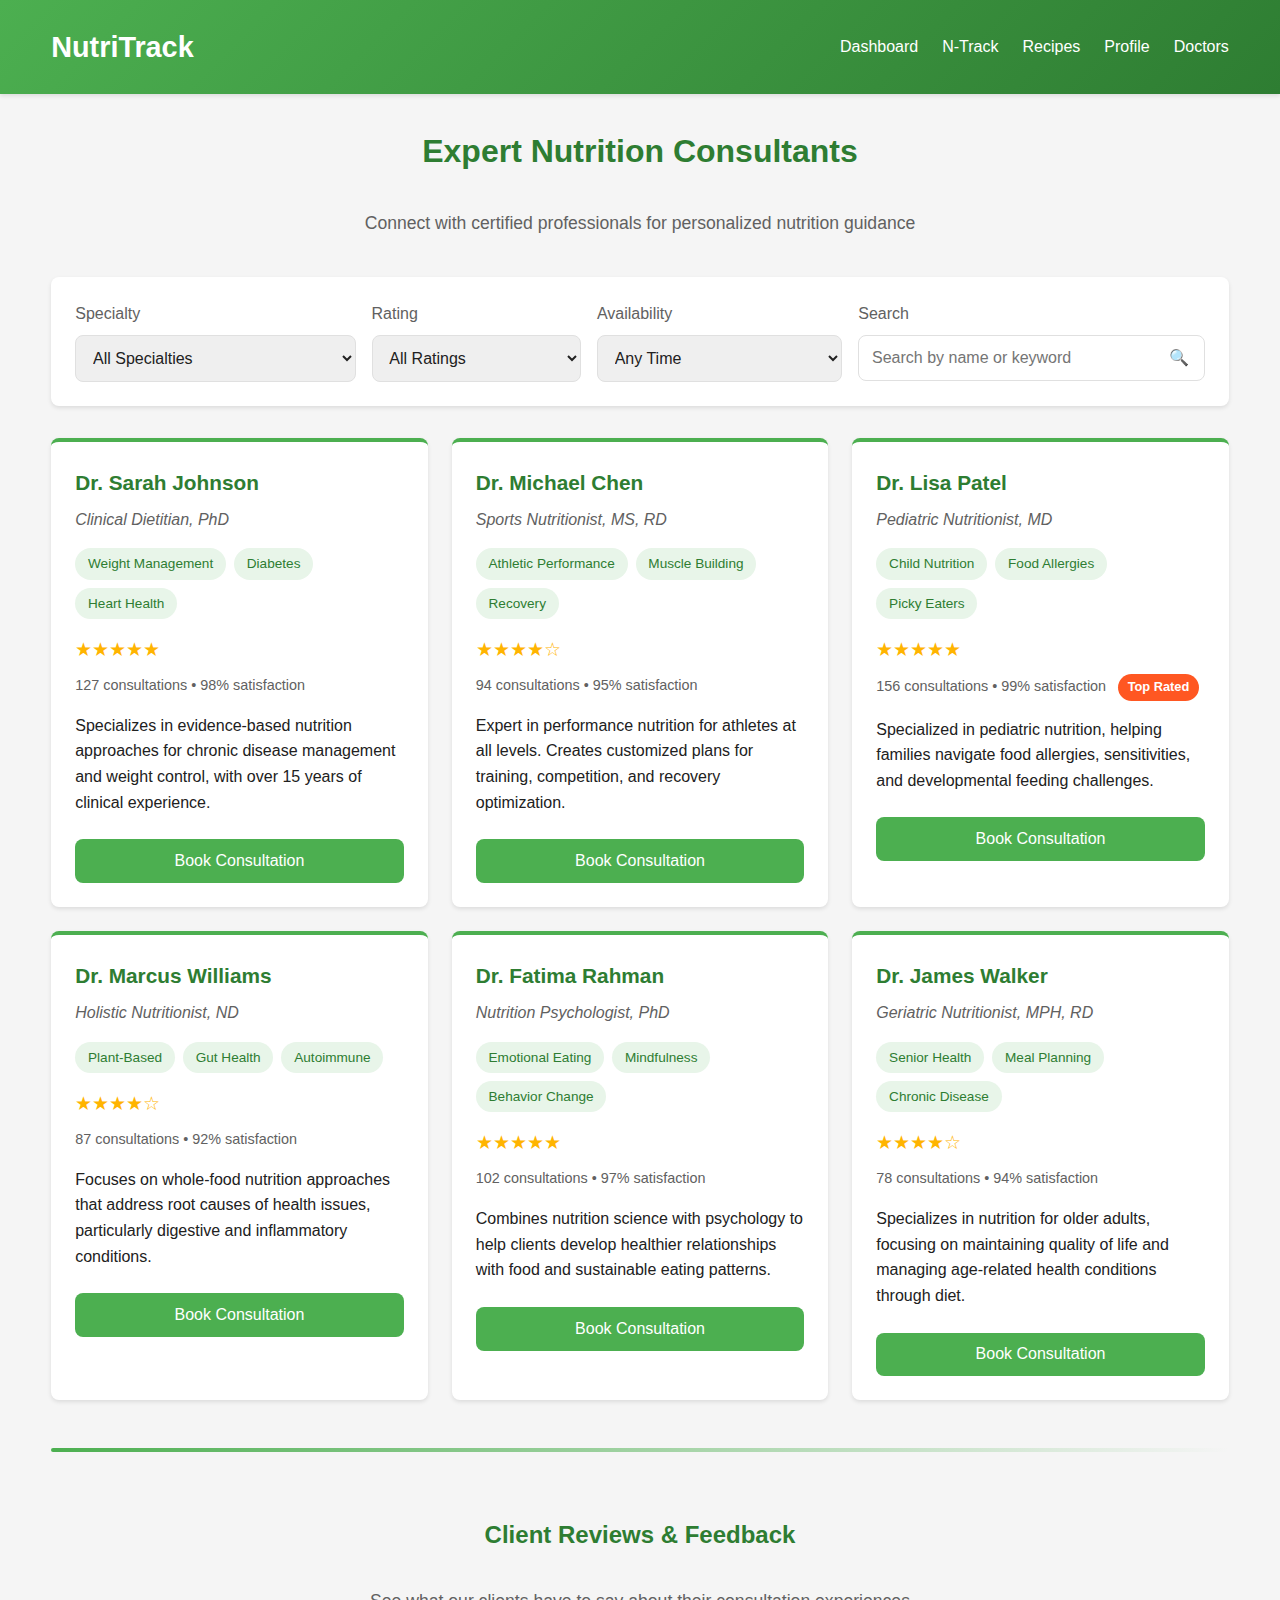
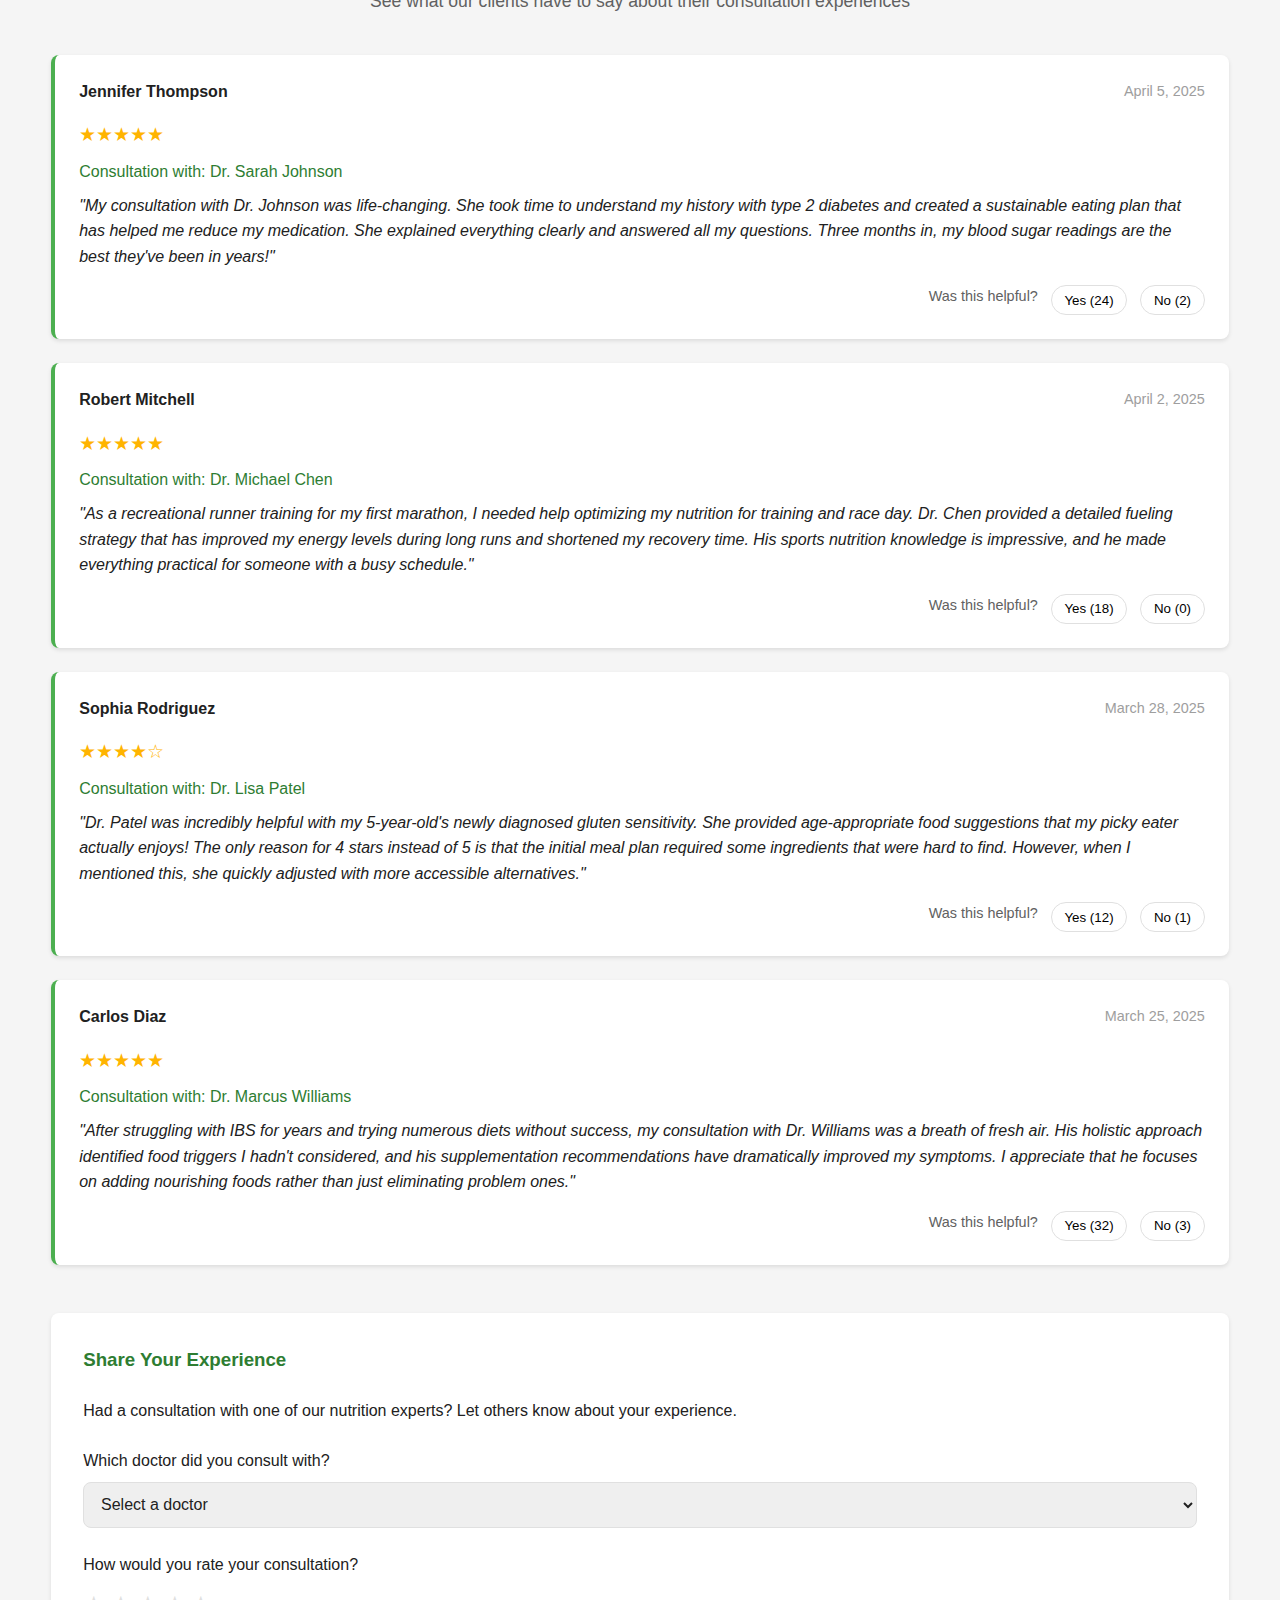
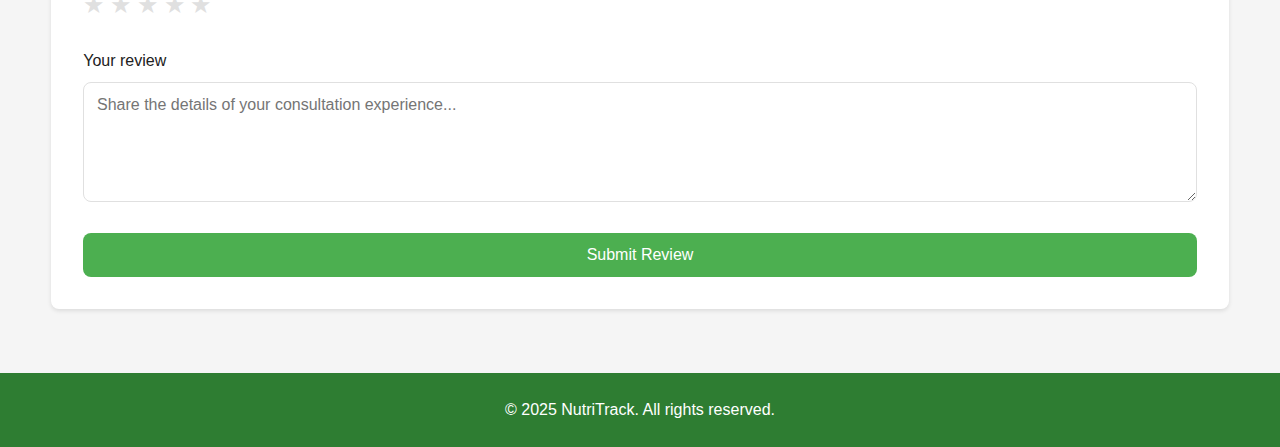
<file: src/doctor.html>
<!DOCTYPE html>
<html lang="en">
<head>
  <meta charset="UTF-8">
  <meta name="viewport" content="width=device-width, initial-scale=1.0">
  <title>NutriTrack - Expert Doctors & Reviews</title>
  <style>
    :root {
      --primary-color: #4CAF50;
      --primary-light: #e8f5e9;
      --primary-dark: #2E7D32;
      --accent-color: #FF5722;
      --light-gray: #f5f5f5;
      --medium-gray: #e0e0e0;
      --text-dark: #212121;
      --text-medium: #616161;
      --text-light: #9e9e9e;
      --white: #ffffff;
      --shadow: 0 2px 4px rgba(0,0,0,0.1);
      --border-radius: 8px;
    }
    
    * {
      margin: 0;
      padding: 0;
      box-sizing: border-box;
      font-family: 'Segoe UI', Tahoma, Geneva, Verdana, sans-serif;
    }
    
    body {
      background-color: var(--light-gray);
      color: var(--text-dark);
      line-height: 1.6;
    }
    
    .container {
      width: 92%;
      max-width: 1200px;
      margin: 0 auto;
    }
    
    header {
      background: linear-gradient(135deg, var(--primary-color), var(--primary-dark));
      color: var(--white);
      padding: 1.5rem 0;
      margin-bottom: 2rem;
      box-shadow: var(--shadow);
    }
    
    .header-content {
      display: flex;
      justify-content: space-between;
      align-items: center;
    }
    
    .logo {
      font-size: 1.8rem;
      font-weight: bold;
    }
    
    .header-right {
      display: flex;
      align-items: center;
    }
    
    .nav-link {
      color: var(--white);
      text-decoration: none;
      margin-left: 1.5rem;
      font-weight: 500;
      transition: opacity 0.2s;
    }
    
    .nav-link:hover {
      opacity: 0.9;
    }
    
    .main-heading {
      text-align: center;
      margin-bottom: 2rem;
      color: var(--primary-dark);
    }
    
    .subheading {
      text-align: center;
      color: var(--text-medium);
      margin-bottom: 2.5rem;
      font-size: 1.1rem;
    }
    
    .filters {
      background-color: var(--white);
      padding: 1.5rem;
      border-radius: var(--border-radius);
      box-shadow: var(--shadow);
      margin-bottom: 2rem;
    }
    
    .filters-row {
      display: flex;
      flex-wrap: wrap;
      justify-content: space-between;
      gap: 1rem;
    }
    
    .filter-group {
      flex-grow: 1;
      min-width: 180px;
    }
    
    .filter-label {
      display: block;
      margin-bottom: 0.5rem;
      font-weight: 500;
      color: var(--text-medium);
    }
    
    select, input {
      width: 100%;
      padding: 0.8rem;
      border: 1px solid var(--medium-gray);
      border-radius: var(--border-radius);
      font-size: 1rem;
      color: var(--text-dark);
    }
    
    .search-input {
      position: relative;
    }
    
    .search-input input {
      padding-right: 2.5rem;
    }
    
    .search-icon {
      position: absolute;
      right: 1rem;
      top: 50%;
      transform: translateY(-50%);
      color: var(--text-light);
    }
    
    .doctors-grid {
      display: grid;
      grid-template-columns: repeat(auto-fill, minmax(300px, 1fr));
      gap: 1.5rem;
      margin-bottom: 3rem;
    }
    
    .doctor-card {
      background: var(--white);
      border-radius: var(--border-radius);
      padding: 1.5rem;
      box-shadow: var(--shadow);
      border-top: 4px solid var(--primary-color);
      transition: transform 0.3s, box-shadow 0.3s;
    }
    
    .doctor-card:hover {
      transform: translateY(-5px);
      box-shadow: 0 5px 15px rgba(0,0,0,0.1);
    }
    
    .doctor-name {
      color: var(--primary-dark);
      font-size: 1.3rem;
      margin-bottom: 0.5rem;
    }
    
    .doctor-specialty {
      color: var(--text-medium);
      font-style: italic;
      margin-bottom: 1rem;
    }
    
    .doctor-tags {
      display: flex;
      flex-wrap: wrap;
      gap: 0.5rem;
      margin-bottom: 1rem;
    }
    
    .tag {
      background-color: var(--primary-light);
      color: var(--primary-dark);
      padding: 0.3rem 0.8rem;
      border-radius: 20px;
      font-size: 0.85rem;
      font-weight: 500;
    }
    
    .rating {
      color: #FFB400;
      font-size: 1.2rem;
      margin-bottom: 0.5rem;
    }
    
    .stats {
      color: var(--text-medium);
      font-size: 0.9rem;
      margin-bottom: 1rem;
    }
    
    .doctor-bio {
      margin-bottom: 1.5rem;
      color: var(--text-dark);
    }
    
    .btn {
      display: block;
      width: 100%;
      background: var(--primary-color);
      color: var(--white);
      border: none;
      padding: 0.8rem;
      border-radius: var(--border-radius);
      font-size: 1rem;
      font-weight: 500;
      cursor: pointer;
      text-align: center;
      text-decoration: none;
      transition: background 0.3s;
    }
    
    .btn:hover {
      background: var(--primary-dark);
    }
    
    .btn-outline {
      background: transparent;
      color: var(--primary-color);
      border: 2px solid var(--primary-color);
    }
    
    .btn-outline:hover {
      background: var(--primary-light);
      color: var(--primary-dark);
    }
    
    .reviews-section {
      margin-top: 4rem;
    }
    
    .review-card {
      background: var(--white);
      border-radius: var(--border-radius);
      padding: 1.5rem;
      box-shadow: var(--shadow);
      margin-bottom: 1.5rem;
      border-left: 4px solid var(--primary-color);
    }
    
    .review-header {
      display: flex;
      justify-content: space-between;
      align-items: center;
      margin-bottom: 1rem;
    }
    
    .review-author {
      font-weight: 600;
      color: var(--text-dark);
    }
    
    .review-date {
      color: var(--text-light);
      font-size: 0.9rem;
    }
    
    .review-doctor {
      color: var(--primary-dark);
      margin-bottom: 0.5rem;
      font-weight: 500;
    }
    
    .review-text {
      color: var(--text-dark);
      margin-bottom: 1rem;
      font-style: italic;
    }
    
    .review-actions {
      display: flex;
      justify-content: flex-end;
      color: var(--text-medium);
      font-size: 0.9rem;
    }
    
    .action-btn {
      background: transparent;
      border: 1px solid var(--medium-gray);
      padding: 0.4rem 0.8rem;
      border-radius: 20px;
      margin-left: 0.8rem;
      cursor: pointer;
      transition: background 0.2s;
    }
    
    .action-btn:hover {
      background: var(--light-gray);
    }
    
    .pagination {
      display: flex;
      justify-content: center;
      margin: 2rem 0;
    }
    
    .page-link {
      display: inline-flex;
      align-items: center;
      justify-content: center;
      min-width: 40px;
      height: 40px;
      margin: 0 0.3rem;
      border-radius: var(--border-radius);
      border: 1px solid var(--medium-gray);
      color: var(--text-dark);
      text-decoration: none;
      transition: all 0.3s;
    }
    
    .page-link.active {
      background: var(--primary-color);
      color: var(--white);
      border-color: var(--primary-color);
    }
    
    .page-link:hover:not(.active) {
      background: var(--light-gray);
    }
    
    .review-form {
      background: var(--white);
      border-radius: var(--border-radius);
      padding: 2rem;
      box-shadow: var(--shadow);
      margin-top: 3rem;
    }
    
    .form-heading {
      margin-bottom: 1.5rem;
      color: var(--primary-dark);
    }
    
    .form-row {
      margin-bottom: 1.5rem;
    }
    
    .form-label {
      display: block;
      margin-bottom: 0.5rem;
      font-weight: 500;
      color: var(--text-dark);
    }
    
    textarea {
      width: 100%;
      padding: 0.8rem;
      border: 1px solid var(--medium-gray);
      border-radius: var(--border-radius);
      font-size: 1rem;
      min-height: 120px;
      resize: vertical;
    }
    
    .star-input {
      display: flex;
      gap: 0.3rem;
      margin-bottom: 1rem;
    }
    
    .star-input label {
      color: var(--medium-gray);
      font-size: 1.5rem;
      cursor: pointer;
      transition: color 0.2s;
    }
    
    .star-input input {
      display: none;
    }
    
    .star-input label:hover,
    .star-input label:hover ~ label,
    .star-input input:checked ~ label {
      color: #FFB400;
    }
    
    footer {
      background: var(--primary-dark);
      color: var(--white);
      padding: 1.5rem 0;
      text-align: center;
      margin-top: 4rem;
    }
    
    .badge {
      display: inline-block;
      background: var(--accent-color);
      color: white;
      font-size: 0.8rem;
      padding: 0.2rem 0.6rem;
      border-radius: 20px;
      margin-left: 0.5rem;
      font-weight: bold;
    }
    
    .section-divider {
      height: 4px;
      background: linear-gradient(90deg, var(--primary-color), transparent);
      margin: 3rem 0;
      border-radius: 2px;
    }
    
    @media (max-width: 768px) {
      .filters-row {
        flex-direction: column;
      }
      
      .doctors-grid {
        grid-template-columns: 1fr;
      }
      
      .header-right .nav-link:not(:last-child) {
        display: none;
      }
    }
  </style>
</head>
<body>
  <header>
    <div class="container">
      <div class="header-content">
        <div class="logo">NutriTrack</div>
        <div class="header-right">
          <a href="#" class="nav-link" onclick="window.location.href='dash.html'">Dashboard</a>
          <a href="#" class="nav-link" onclick="window.location.href='nutrition-track.html'">N-Track</a>
          <a href="#" class="nav-link" onclick="window.location.href='recipe.html'">Recipes</a>
          <a href="#" class="nav-link" onclick="window.location.href='user2.html'">Profile</a>
          <a href="#" class="nav-link" onclick="window.location.href='doctor.html'">Doctors</a>


        </div>
      </div>
    </div>
  </header>

  <main class="container">
    <h1 class="main-heading">Expert Nutrition Consultants</h1>
    <p class="subheading">Connect with certified professionals for personalized nutrition guidance</p>
    
    <div class="filters">
      <div class="filters-row">
        <div class="filter-group">
          <label class="filter-label">Specialty</label>
          <select>
            <option>All Specialties</option>
            <option>Weight Management</option>
            <option>Sports Nutrition</option>
            <option>Medical Nutrition</option>
            <option>Plant-Based Diets</option>
            <option>Pediatric Nutrition</option>
          </select>
        </div>
        <div class="filter-group">
          <label class="filter-label">Rating</label>
          <select>
            <option>All Ratings</option>
            <option>5 Stars</option>
            <option>4+ Stars</option>
            <option>3+ Stars</option>
          </select>
        </div>
        <div class="filter-group">
          <label class="filter-label">Availability</label>
          <select>
            <option>Any Time</option>
            <option>Today</option>
            <option>Next 3 Days</option>
            <option>This Week</option>
            <option>Weekends Only</option>
          </select>
        </div>
        <div class="filter-group">
          <label class="filter-label">Search</label>
          <div class="search-input">
            <input type="text" placeholder="Search by name or keyword">
            <span class="search-icon">🔍</span>
          </div>
        </div>
      </div>
    </div>
    
    <div class="doctors-grid">
      <div class="doctor-card">
        <h3 class="doctor-name">Dr. Sarah Johnson</h3>
        <p class="doctor-specialty">Clinical Dietitian, PhD</p>
        <div class="doctor-tags">
          <span class="tag">Weight Management</span>
          <span class="tag">Diabetes</span>
          <span class="tag">Heart Health</span>
        </div>
        <div class="rating">★★★★★</div>
        <p class="stats">127 consultations • 98% satisfaction</p>
        <p class="doctor-bio">Specializes in evidence-based nutrition approaches for chronic disease management and weight control, with over 15 years of clinical experience.</p>
        <button class="btn">Book Consultation</button>
      </div>
      
      <div class="doctor-card">
        <h3 class="doctor-name">Dr. Michael Chen</h3>
        <p class="doctor-specialty">Sports Nutritionist, MS, RD</p>
        <div class="doctor-tags">
          <span class="tag">Athletic Performance</span>
          <span class="tag">Muscle Building</span>
          <span class="tag">Recovery</span>
        </div>
        <div class="rating">★★★★☆</div>
        <p class="stats">94 consultations • 95% satisfaction</p>
        <p class="doctor-bio">Expert in performance nutrition for athletes at all levels. Creates customized plans for training, competition, and recovery optimization.</p>
        <button class="btn">Book Consultation</button>
      </div>
      
      <div class="doctor-card">
        <h3 class="doctor-name">Dr. Lisa Patel</h3>
        <p class="doctor-specialty">Pediatric Nutritionist, MD</p>
        <div class="doctor-tags">
          <span class="tag">Child Nutrition</span>
          <span class="tag">Food Allergies</span>
          <span class="tag">Picky Eaters</span>
        </div>
        <div class="rating">★★★★★</div>
        <p class="stats">156 consultations • 99% satisfaction <span class="badge">Top Rated</span></p>
        <p class="doctor-bio">Specialized in pediatric nutrition, helping families navigate food allergies, sensitivities, and developmental feeding challenges.</p>
        <button class="btn">Book Consultation</button>
      </div>
      
      <div class="doctor-card">
        <h3 class="doctor-name">Dr. Marcus Williams</h3>
        <p class="doctor-specialty">Holistic Nutritionist, ND</p>
        <div class="doctor-tags">
          <span class="tag">Plant-Based</span>
          <span class="tag">Gut Health</span>
          <span class="tag">Autoimmune</span>
        </div>
        <div class="rating">★★★★☆</div>
        <p class="stats">87 consultations • 92% satisfaction</p>
        <p class="doctor-bio">Focuses on whole-food nutrition approaches that address root causes of health issues, particularly digestive and inflammatory conditions.</p>
        <button class="btn">Book Consultation</button>
      </div>
      
      <div class="doctor-card">
        <h3 class="doctor-name">Dr. Fatima Rahman</h3>
        <p class="doctor-specialty">Nutrition Psychologist, PhD</p>
        <div class="doctor-tags">
          <span class="tag">Emotional Eating</span>
          <span class="tag">Mindfulness</span>
          <span class="tag">Behavior Change</span>
        </div>
        <div class="rating">★★★★★</div>
        <p class="stats">102 consultations • 97% satisfaction</p>
        <p class="doctor-bio">Combines nutrition science with psychology to help clients develop healthier relationships with food and sustainable eating patterns.</p>
        <button class="btn">Book Consultation</button>
      </div>
      
      <div class="doctor-card">
        <h3 class="doctor-name">Dr. James Walker</h3>
        <p class="doctor-specialty">Geriatric Nutritionist, MPH, RD</p>
        <div class="doctor-tags">
          <span class="tag">Senior Health</span>
          <span class="tag">Meal Planning</span>
          <span class="tag">Chronic Disease</span>
        </div>
        <div class="rating">★★★★☆</div>
        <p class="stats">78 consultations • 94% satisfaction</p>
        <p class="doctor-bio">Specializes in nutrition for older adults, focusing on maintaining quality of life and managing age-related health conditions through diet.</p>
        <button class="btn">Book Consultation</button>
      </div>
    </div>
    
    <div class="section-divider"></div>
    
    <div class="reviews-section">
      <h2 class="main-heading">Client Reviews & Feedback</h2>
      <p class="subheading">See what our clients have to say about their consultation experiences</p>
      
      <div class="review-card">
        <div class="review-header">
          <div class="review-author">Jennifer Thompson</div>
          <div class="review-date">April 5, 2025</div>
        </div>
        <div class="rating">★★★★★</div>
        <div class="review-doctor">Consultation with: Dr. Sarah Johnson</div>
        <p class="review-text">"My consultation with Dr. Johnson was life-changing. She took time to understand my history with type 2 diabetes and created a sustainable eating plan that has helped me reduce my medication. She explained everything clearly and answered all my questions. Three months in, my blood sugar readings are the best they've been in years!"</p>
        <div class="review-actions">
          Was this helpful?
          <button class="action-btn">Yes (24)</button>
          <button class="action-btn">No (2)</button>
        </div>
      </div>
      
      <div class="review-card">
        <div class="review-header">
          <div class="review-author">Robert Mitchell</div>
          <div class="review-date">April 2, 2025</div>
        </div>
        <div class="rating">★★★★★</div>
        <div class="review-doctor">Consultation with: Dr. Michael Chen</div>
        <p class="review-text">"As a recreational runner training for my first marathon, I needed help optimizing my nutrition for training and race day. Dr. Chen provided a detailed fueling strategy that has improved my energy levels during long runs and shortened my recovery time. His sports nutrition knowledge is impressive, and he made everything practical for someone with a busy schedule."</p>
        <div class="review-actions">
          Was this helpful?
          <button class="action-btn">Yes (18)</button>
          <button class="action-btn">No (0)</button>
        </div>
      </div>
      
      <div class="review-card">
        <div class="review-header">
          <div class="review-author">Sophia Rodriguez</div>
          <div class="review-date">March 28, 2025</div>
        </div>
        <div class="rating">★★★★☆</div>
        <div class="review-doctor">Consultation with: Dr. Lisa Patel</div>
        <p class="review-text">"Dr. Patel was incredibly helpful with my 5-year-old's newly diagnosed gluten sensitivity. She provided age-appropriate food suggestions that my picky eater actually enjoys! The only reason for 4 stars instead of 5 is that the initial meal plan required some ingredients that were hard to find. However, when I mentioned this, she quickly adjusted with more accessible alternatives."</p>
        <div class="review-actions">
          Was this helpful?
          <button class="action-btn">Yes (12)</button>
          <button class="action-btn">No (1)</button>
        </div>
      </div>
      
      <div class="review-card">
        <div class="review-header">
          <div class="review-author">Carlos Diaz</div>
          <div class="review-date">March 25, 2025</div>
        </div>
        <div class="rating">★★★★★</div>
        <div class="review-doctor">Consultation with: Dr. Marcus Williams</div>
        <p class="review-text">"After struggling with IBS for years and trying numerous diets without success, my consultation with Dr. Williams was a breath of fresh air. His holistic approach identified food triggers I hadn't considered, and his supplementation recommendations have dramatically improved my symptoms. I appreciate that he focuses on adding nourishing foods rather than just eliminating problem ones."</p>
        <div class="review-actions">
          Was this helpful?
          <button class="action-btn">Yes (32)</button>
          <button class="action-btn">No (3)</button>
        </div>
      </div>
    </div>
    
    <div class="review-form">
      <h3 class="form-heading">Share Your Experience</h3>
      <p style="margin-bottom: 1.5rem;">Had a consultation with one of our nutrition experts? Let others know about your experience.</p>
      
      <form>
        <div class="form-row">
          <label class="form-label">Which doctor did you consult with?</label>
          <select>
            <option>Select a doctor</option>
            <option>Dr. Sarah Johnson</option>
            <option>Dr. Michael Chen</option>
            <option>Dr. Lisa Patel</option>
            <option>Dr. Marcus Williams</option>
            <option>Dr. Fatima Rahman</option>
            <option>Dr. James Walker</option>
          </select>
        </div>
        
        <div class="form-row">
          <label class="form-label">How would you rate your consultation?</label>
          <div class="star-input">
            <input type="radio" id="star5" name="rating" value="5">
            <label for="star5">★</label>
            <input type="radio" id="star4" name="rating" value="4">
            <label for="star4">★</label>
            <input type="radio" id="star3" name="rating" value="3">
            <label for="star3">★</label>
            <input type="radio" id="star2" name="rating" value="2">
            <label for="star2">★</label>
            <input type="radio" id="star1" name="rating" value="1">
            <label for="star1">★</label>
          </div>
        </div>
        
        <div class="form-row">
          <label class="form-label">Your review</label>
          <textarea placeholder="Share the details of your consultation experience..."></textarea>
        </div>
        
        <button type="button" class="btn">Submit Review</button>
      </form>
    </div>
  </main>

  <footer>
    <div class="container">
      <p>© 2025 NutriTrack. All rights reserved.</p>
    </div>
  </footer>

  <script>
    // Simple interactive elements
    document.addEventListener('DOMContentLoaded', function() {
      // Star rating interaction
      const starLabels = document.querySelectorAll('.star-input label');
      starLabels.forEach(star => {
        star.addEventListener('click', function() {
          // Reset all stars
          starLabels.forEach(s => s.style.color = '#e0e0e0');
          
          // Set clicked star and all previous stars to gold
          this.style.color = '#FFB400';
          let prevSibling = this.previousElementSibling;
          
          while(prevSibling) {
            if(prevSibling.tagName === 'LABEL') {
              prevSibling.style.color = '#FFB400';
            }
            prevSibling = prevSibling.previousElementSibling;
          }
        });
      });
      
      // Helpful buttons interaction
      const helpfulBtns = document.querySelectorAll('.action-btn');
      helpfulBtns.forEach(btn => {
        btn.addEventListener('click', function() {
          // Extract current count from button text
          const currentText = this.textContent;
          const count = parseInt(currentText.match(/\d+/)[0]);
          
          // Update count
          this.textContent = currentText.replace(/\d+/, count + 1);
          
          // Disable both buttons in this review
          const actionDiv = this.parentElement;
          actionDiv.querySelectorAll('button').forEach(button => {
            button.disabled = true;
            button.style.opacity = '0.6';
          });
          
          // Add feedback message
          const thankYou = document.createElement('span');
          thankYou.textContent = ' Thank you for your feedback!';
          thankYou.style.color = '#4CAF50';
          thankYou.style.marginLeft = '10px';
          actionDiv.appendChild(thankYou);
        });
      });
    });
  </script>
</body>
</html>
</file>
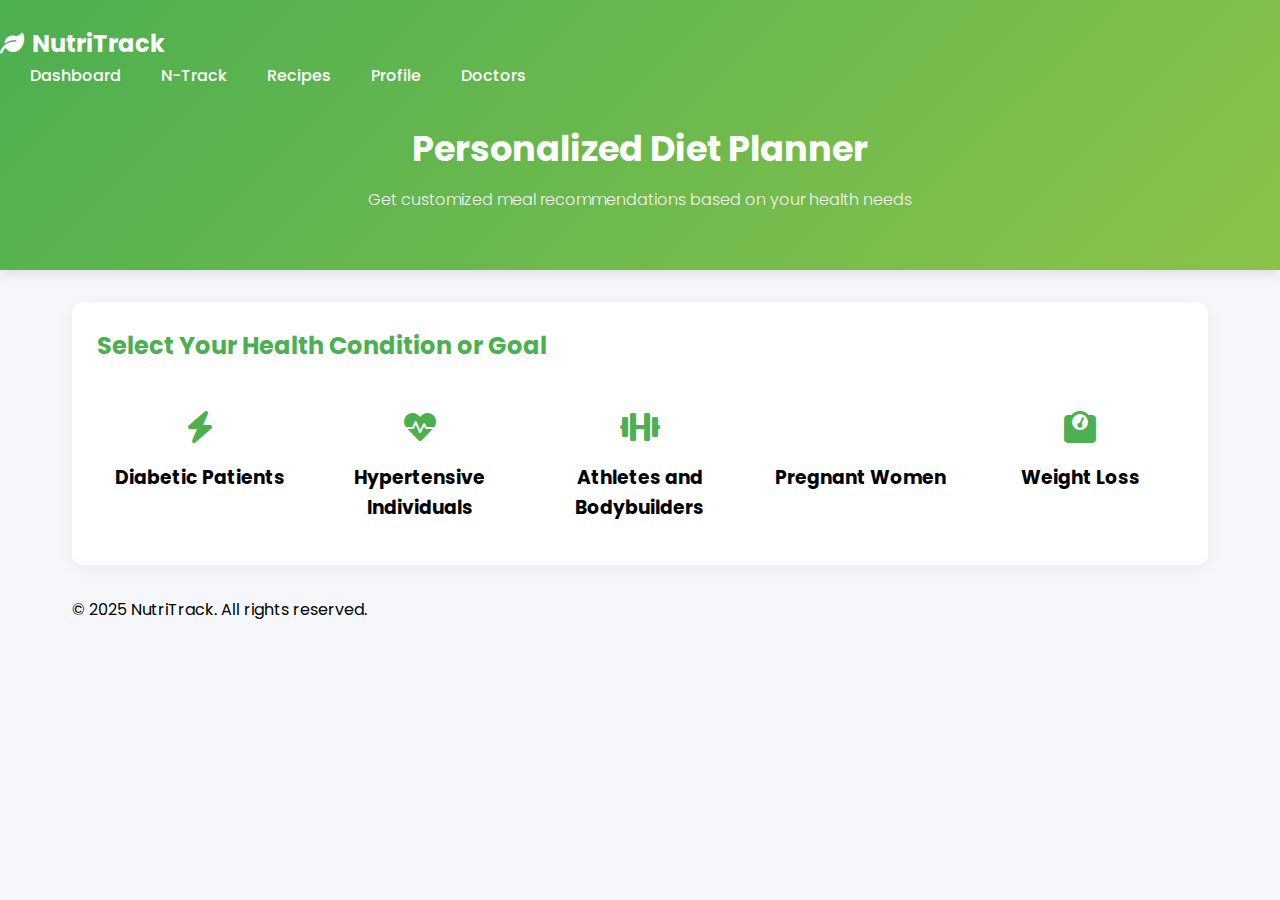
<file: src/recipe.html>
<!DOCTYPE html>
<html lang="en">
<head>
    <meta charset="UTF-8">
    <meta name="viewport" content="width=device-width, initial-scale=1.0">
    <title>Personalized Diet Planner</title>
    <link href="https://fonts.googleapis.com/css2?family=Poppins:wght@300;400;600;700&display=swap" rel="stylesheet">
    <link rel="stylesheet" href="https://cdnjs.cloudflare.com/ajax/libs/font-awesome/6.0.0-beta3/css/all.min.css">
    <style>
        :root {
  --primary: #4caf50;
  --primary-dark: #388e3c;
  --primary-light: #a5d6a7;
  --accent: #ff9800;
  --text-dark: #263238;
  --text-light: #607d8b;
  --white: #ffffff;
  --gray-light: #f5f5f5;
  --error: #f44336;
  --success: #4caf50;
  --shadow: 0 4px 20px rgba(110, 63, 63, 0.1);
}

        * {
            box-sizing: border-box;
            margin: 0;
            padding: 0;
        }
        
        body {
            font-family: 'Poppins', sans-serif;
            background-color: #f5f7fa;
            color: var(--dark);
            line-height: 1.6;
        }
        
        .logo {
            display: flex;
            align-items: center;
            gap: 0.5rem;
            font-weight: bold;
            font-size: 1.5rem;
        }
        nav ul {
  
            display: flex;
            list-style: none;
        }

        nav ul li {
            margin-left: 20px;
        }

        nav ul li a {
            color: white;
            text-decoration: none;
            font-weight: 500;
            padding: 5px 10px;
            border-radius: 4px;
            transition: background-color 0.3s;
        }

        nav ul li a:hover {
            background-color: var(--secondary);
        }
        
        .container {
            max-width: 1200px;
            margin: 2rem auto;
            padding: 0 2rem;
        }
        
        header {
            background: linear-gradient(135deg, var(--primary), #8BC34A);
            color: white;
            padding: 25px 0;
            text-align: center;
            box-shadow: 0 4px 12px rgba(0,0,0,0.1);
            margin-bottom: 30px;
        }
        
        h1 {
            font-size: 2.2rem;
            margin-bottom: 10px;
        }
        
        .subtitle {
            font-weight: 300;
            opacity: 0.9;
        }
        
        .selection-panel {
            background: white;
            border-radius: 10px;
            padding: 25px;
            box-shadow: 0 4px 15px rgba(0,0,0,0.05);
            margin-bottom: 30px;
        }
        
        h2 {
            color: var(--primary);
            margin-bottom: 20px;
            font-size: 1.5rem;
        }
        
        .condition-grid {
            display: grid;
            grid-template-columns: repeat(auto-fill, minmax(200px, 1fr));
            gap: 15px;
        }
        
        .condition-card {
            background: var(--light);
            border-radius: 8px;
            padding: 15px;
            cursor: pointer;
            transition: all 0.3s ease;
            border: 2px solid transparent;
            text-align: center;
        }
        
        .condition-card:hover {
            transform: translateY(-3px);
            box-shadow: 0 5px 15px rgba(0,0,0,0.1);
            border-color: var(--primary);
        }
        
        .condition-card.selected {
            background: #e8f5e9;
            border-color: var(--primary);
        }
        
        .condition-icon {
            font-size: 2rem;
            margin-bottom: 10px;
            color: var(--primary);
        }
        
        .diet-plan {
            background: white;
            border-radius: 10px;
            padding: 25px;
            box-shadow: 0 4px 15px rgba(0,0,0,0.05);
            display: none;
        }
        
        .plan-header {
            display: flex;
            justify-content: space-between;
            align-items: center;
            margin-bottom: 20px;
        }
        
        .day-selector {
            display: flex;
            gap: 10px;
            margin-bottom: 25px;
            overflow-x: auto;
            padding-bottom: 10px;
        }
        
        .day-btn {
            padding: 8px 15px;
            background: var(--light);
            border: none;
            border-radius: 20px;
            cursor: pointer;
            font-family: inherit;
            transition: all 0.3s ease;
            white-space: nowrap;
        }

        .day-btn.active {
            background: var(--primary);
            color: white;
        }
        
        .meal-section {
            margin-bottom: 30px;
        }
        
        .meal-title {
            display: flex;
            align-items: center;
            margin-bottom: 15px;
            color: var(--primary);
        }
        
        .meal-icon {
            margin-right: 10px;
            font-size: 1.3rem;
        }
        
        .food-grid {
            display: grid;
            grid-template-columns: repeat(auto-fill, minmax(150px, 1fr));
            gap: 15px;
        }
        
        .food-card {
            background: var(--light);
            border-radius: 8px;
            padding: 15px;
            text-align: center;
            transition: all 0.3s ease;
        }
        
        .food-card:hover {
            transform: translateY(-3px);
            box-shadow: 0 5px 15px rgba(0,0,0,0.1);
        }
        
        .food-icon {
            font-size: 2rem;
            margin-bottom: 10px;
            color: var(--accent);
        }
        
        .food-name {
            font-weight: 600;
            margin-bottom: 5px;
        }
        
        .food-desc {
            font-size: 0.8rem;
            color: var(--dark-gray);
        }
        
        .nutrition-tips {
            background: #e3f2fd;
            padding: 20px;
            border-radius: 8px;
            margin-top: 30px;
        }
        
        .tips-title {
            color: var(--secondary);
            margin-bottom: 10px;
        }
        
        .btn {
            padding: 10px 15px;
            background: var(--primary);
            color: white;
            border: none;
            border-radius: 5px;
            cursor: pointer;
            font-family: inherit;
            display: flex;
            align-items: center;
            gap: 5px;
        }
        
        .btn:hover {
            background: #3e8e41;
        }
        
        @media (max-width: 768px) {
            .condition-grid {
                grid-template-columns: repeat(auto-fill, minmax(150px, 1fr));
            }
            
            .food-grid {
                grid-template-columns: repeat(auto-fill, minmax(120px, 1fr));
            }
            
            .plan-header {
                flex-direction: column;
                align-items: flex-start;
                gap: 15px;
            }
        }
    </style>
</head>
<body>
    <header>
        <div class="logo">
            <div class="logo-icon">
                <i class="fas fa-leaf"></i>
            </div>
            <div class="logo-text">NutriTrack</div>
        </div>
        <nav>
            <ul>
                <li><a class="active" href="dash.html">Dashboard</a></li>
                <li><a href="nutrition-tracker.html" target="">N-Track</a></li>
                <li><a href="recipe.html">Recipes</a></li>
                <li><a href="user2.html">Profile</a></li>
                <li><a href="doctor.html">Doctors  </a></li>
                </ul>
        </nav>
        <div class="container">
            <h1>Personalized Diet Planner</h1>
            <p class="subtitle">Get customized meal recommendations based on your health needs</p>
        </div>
    </header>
    
    <main class="container">
        <section class="selection-panel" id="selectionPanel">
            <h2>Select Your Health Condition or Goal</h2>
            <div class="condition-grid" id="conditionGrid">
                <!-- Conditions will be added by JavaScript -->
            </div>
        </section>
        
        <section class="diet-plan" id="dietPlan">
            <div class="plan-header">
                <h2>Diet Plan for <span id="selectedCondition">Diabetic Patients</span></h2>
                <button id="backBtn" class="btn"><i class="fas fa-arrow-left"></i> Back to Selection</button>
            </div>
            
            <div class="day-selector" id="daySelector">
                <!-- Days will be added by JavaScript -->
            </div>
            
            <div id="dayPlan">
                <!-- Day plan will be loaded by JavaScript -->
            </div>
            
            <div class="nutrition-tips">
                <h3 class="tips-title">Nutrition Tips</h3>
                <div id="nutritionTips">
                    <!-- Tips will be loaded by JavaScript -->
                </div>
            </div>
        </section>
    </main>

    <footer>
        <div class="container">
          <p>© 2025 NutriTrack. All rights reserved.</p>
        </div>
      </footer>
      
    <script>
        // Diet plan data
        const dietPlans = {
            'diabetic': {
                name: 'Diabetic Patients',
                icon: 'fa-bolt',
                tips: [
                    'Focus on low glycemic index foods',
                    'Balance carbohydrates with protein and healthy fats',
                    'Eat smaller, more frequent meals',
                    'Limit added sugars and refined carbs',
                    'Monitor blood sugar levels regularly'
                ],
                days: {
                    'day1': {
                        breakfast: [
                            { name: 'Oatmeal', icon: 'fa-bowl-food', desc: 'With nuts and cinnamon' },
                            { name: 'Greek Yogurt', icon: 'fa-blender', desc: 'With berries' },
                            { name: 'Eggs', icon: 'fa-egg', desc: 'Scrambled with spinach' }
                        ],
                        lunch: [
                            { name: 'Grilled Chicken', icon: 'fa-drumstick-bite', desc: 'With quinoa' },
                            { name: 'Salad', icon: 'fa-leaf', desc: 'Mixed greens with olive oil' },
                            { name: 'Lentil Soup', icon: 'fa-utensils', desc: 'With vegetables' }
                        ],
                        dinner: [
                            { name: 'Baked Salmon', icon: 'fa-fish', desc: 'With asparagus' },
                            { name: 'Brown Rice', icon: 'fa-wheat-awn', desc: '1/2 cup serving' },
                            { name: 'Steamed Broccoli', icon: 'fa-tree', desc: 'With lemon' }
                        ],
                        snacks: [
                            { name: 'Almonds', icon: 'fa-acorn', desc: 'Small handful' },
                            { name: 'Cheese', icon: 'fa-cheese', desc: 'Small portion' }
                        ]
                    },
                    'day2': {
                        breakfast: [
                            { name: 'Avocado Toast', icon: 'fa-bread-slice', desc: 'Whole grain bread' },
                            { name: 'Smoothie', icon: 'fa-blender', desc: 'Spinach and protein' }
                        ],
                        lunch: [
                            { name: 'Turkey Wrap', icon: 'fa-burrito', desc: 'Whole wheat tortilla' },
                            { name: 'Vegetable Soup', icon: 'fa-pot-food', desc: 'Low sodium' }
                        ],
                        dinner: [
                            { name: 'Grilled Shrimp', icon: 'fa-shrimp', desc: 'With zucchini noodles' },
                            { name: 'Cauliflower Rice', icon: 'fa-wheat-awn', desc: 'With herbs' }
                        ],
                        snacks: [
                            { name: 'Celery Sticks', icon: 'fa-carrot', desc: 'With peanut butter' }
                        ]
                    },
                    'day3': {
                        breakfast: [
                            { name: 'Chia Pudding', icon: 'fa-bowl-food', desc: 'With almond milk' },
                            { name: 'Berries', icon: 'fa-apple-whole', desc: 'Mixed berries' }
                        ],
                        lunch: [
                            { name: 'Tuna Salad', icon: 'fa-fish', desc: 'With leafy greens' },
                            { name: 'Whole Grain Crackers', icon: 'fa-bread-slice', desc: 'Small portion' }
                        ],
                        dinner: [
                            { name: 'Chicken Stir-fry', icon: 'fa-drumstick-bite', desc: 'With vegetables' },
                            { name: 'Wild Rice', icon: 'fa-wheat-awn', desc: '1/2 cup serving' }
                        ]
                    }
                }
            },
            'hypertensive': {
                name: 'Hypertensive Individuals',
                icon: 'fa-heart-pulse',
                tips: [
                    'Reduce sodium intake to less than 1500mg daily',
                    'Increase potassium-rich foods like bananas and spinach',
                    'Focus on whole grains and vegetables',
                    'Limit processed foods and restaurant meals',
                    'Monitor blood pressure regularly'
                ],
                days: {
                    'day1': {
                        breakfast: [
                            { name: 'Banana Smoothie', icon: 'fa-blender', desc: 'With almond milk' },
                            { name: 'Whole Grain Toast', icon: 'fa-bread-slice', desc: 'With avocado' }
                        ],
                        lunch: [
                            { name: 'Grilled Salmon', icon: 'fa-fish', desc: 'With sweet potato' },
                            { name: 'Spinach Salad', icon: 'fa-leaf', desc: 'With olive oil' }
                        ],
                        dinner: [
                            { name: 'Quinoa Bowl', icon: 'fa-bowl-food', desc: 'With vegetables' },
                            { name: 'Baked Chicken', icon: 'fa-drumstick-bite', desc: 'Herb seasoned' }
                        ],
                        snacks: [
                            { name: 'Walnuts', icon: 'fa-acorn', desc: 'Small handful' }
                        ]
                    },
                    'day2': {
                        breakfast: [
                            { name: 'Oatmeal', icon: 'fa-bowl-food', desc: 'With flaxseeds' },
                            { name: 'Fresh Fruit', icon: 'fa-apple-whole', desc: 'Banana or berries' }
                        ],
                        lunch: [
                            { name: 'Lentil Soup', icon: 'fa-pot-food', desc: 'Low sodium' },
                            { name: 'Whole Grain Bread', icon: 'fa-bread-slice', desc: 'Small slice' }
                        ],
                        dinner: [
                            { name: 'Grilled Turkey', icon: 'fa-drumstick-bite', desc: 'With roasted veggies' },
                            { name: 'Mashed Cauliflower', icon: 'fa-tree', desc: 'Garlic flavored' }
                        ]
                    }
                }
            },
            'athletes': {
                name: 'Athletes and Bodybuilders',
                icon: 'fa-dumbbell',
                tips: [
                    'Higher protein intake for muscle repair (1.2-2.0g per kg body weight)',
                    'Complex carbs for sustained energy',
                    'Stay hydrated with electrolyte balance',
                    'Time meals around workouts for optimal performance',
                    'Include healthy fats for joint health'
                ],
                days: {
                    'day1': {
                        breakfast: [
                            { name: 'Protein Pancakes', icon: 'fa-pancakes', desc: 'With berries' },
                            { name: 'Egg Whites', icon: 'fa-egg', desc: 'Scrambled with veggies' },
                            { name: 'Oatmeal', icon: 'fa-bowl-food', desc: 'With peanut butter' }
                        ],
                        lunch: [
                            { name: 'Grilled Steak', icon: 'fa-steak', desc: 'With brown rice' },
                            { name: 'Sweet Potato', icon: 'fa-potato', desc: 'Mashed' },
                            { name: 'Steamed Broccoli', icon: 'fa-tree', desc: 'Large portion' }
                        ],
                        dinner: [
                            { name: 'Grilled Chicken', icon: 'fa-drumstick-bite', desc: 'With quinoa' },
                            { name: 'Roasted Veggies', icon: 'fa-carrot', desc: 'Mixed variety' },
                            { name: 'Avocado', icon: 'fa-avocado', desc: 'Half' }
                        ],
                        snacks: [
                            { name: 'Protein Shake', icon: 'fa-blender', desc: 'Post-workout' },
                            { name: 'Cottage Cheese', icon: 'fa-cheese', desc: 'Before bed' }
                        ]
                    },
                    'day2': {
                        breakfast: [
                            { name: 'Greek Yogurt', icon: 'fa-blender', desc: 'With granola' },
                            { name: 'Whole Eggs', icon: 'fa-egg', desc: '3 eggs' },
                            { name: 'Whole Wheat Toast', icon: 'fa-bread-slice', desc: '2 slices' }
                        ],
                        lunch: [
                            { name: 'Grilled Salmon', icon: 'fa-fish', desc: 'Large portion' },
                            { name: 'Quinoa', icon: 'fa-wheat-awn', desc: '1 cup cooked' },
                            { name: 'Asparagus', icon: 'fa-tree', desc: 'Steamed' }
                        ],
                        dinner: [
                            { name: 'Lean Beef', icon: 'fa-steak', desc: 'With mushrooms' },
                            { name: 'Brown Rice', icon: 'fa-wheat-awn', desc: '1 cup cooked' },
                            { name: 'Green Beans', icon: 'fa-carrot', desc: 'Steamed' }
                        ]
                    }
                }
            },
            'pregnant': {
                name: 'Pregnant Women',
                icon: 'fa-person-pregnant',
                tips: [
                    'Increase folic acid intake (leafy greens, fortified grains)',
                    'Adequate iron for blood volume expansion',
                    'Calcium for fetal bone development',
                    'Small frequent meals to manage nausea',
                    'Stay hydrated and limit caffeine'
                ],
                days: {
                    'day1': {
                        breakfast: [
                            { name: 'Fortified Cereal', icon: 'fa-bowl-food', desc: 'With milk' },
                            { name: 'Orange Juice', icon: 'fa-glass-water', desc: 'Fortified with calcium' }
                        ],
                        lunch: [
                            { name: 'Spinach Salad', icon: 'fa-leaf', desc: 'With chickpeas' },
                            { name: 'Whole Grain Bread', icon: 'fa-bread-slice', desc: 'Small slice' }
                        ],
                        dinner: [
                            { name: 'Grilled Chicken', icon: 'fa-drumstick-bite', desc: 'With sweet potato' },
                            { name: 'Steamed Broccoli', icon: 'fa-tree', desc: 'With lemon' }
                        ]
                    }
                }
            },
            'weightloss': {
                name: 'Weight Loss',
                icon: 'fa-weight-scale',
                tips: [
                    'Create calorie deficit (500-750 kcal/day)',
                    'Focus on high-volume, low-calorie foods',
                    'Increase protein for satiety',
                    'Limit processed foods and sugary drinks',
                    'Combine with regular exercise'
                ],
                days: {
                    'day1': {
                        breakfast: [
                            { name: 'Vegetable Omelet', icon: 'fa-egg', desc: '3 egg whites + veggies' },
                            { name: 'Grapefruit', icon: 'fa-apple-whole', desc: 'Half' }
                        ],
                        lunch: [
                            { name: 'Grilled Chicken Salad', icon: 'fa-leaf', desc: 'Large portion' },
                            { name: 'Vinaigrette', icon: 'fa-bottle-droplet', desc: '1 tbsp' }
                        ],
                        dinner: [
                            { name: 'Baked Fish', icon: 'fa-fish', desc: 'With asparagus' },
                            { name: 'Quinoa', icon: 'fa-wheat-awn', desc: '1/2 cup' }
                        ]
                    }
                }
            }
            // Additional conditions can be added following the same pattern
        };
        
        // Available conditions
        const conditions = [
            { id: 'diabetic', name: 'Diabetic Patients', icon: 'fa-bolt' },
            { id: 'hypertensive', name: 'Hypertensive Individuals', icon: 'fa-heart-pulse' },
            { id: 'athletes', name: 'Athletes and Bodybuilders', icon: 'fa-dumbbell' },
            { id: 'pregnant', name: 'Pregnant Women', icon: 'fa-person-pregnant' },
            { id: 'weightloss', name: 'Weight Loss', icon: 'fa-weight-scale' }
            // Additional conditions can be added here
        ];
        
        // DOM elements
        const conditionGrid = document.getElementById('conditionGrid');
        const dietPlanSection = document.getElementById('dietPlan');
        const selectionPanel = document.getElementById('selectionPanel');
        const selectedCondition = document.getElementById('selectedCondition');
        const daySelector = document.getElementById('daySelector');
        const dayPlan = document.getElementById('dayPlan');
        const nutritionTips = document.getElementById('nutritionTips');
        const backBtn = document.getElementById('backBtn');
        
        // Initialize the app
        document.addEventListener('DOMContentLoaded', function() {
            renderConditions();
            setupEventListeners();
        });
        
        // Render condition cards
        function renderConditions() {
            conditionGrid.innerHTML = '';
            
            conditions.forEach(condition => {
                const card = document.createElement('div');
                card.className = 'condition-card';
                card.dataset.id = condition.id;
                
                card.innerHTML = `
                    <div class="condition-icon">
                        <i class="fas ${condition.icon}"></i>
                    </div>
                    <h3>${condition.name}</h3>
                `;
                
                conditionGrid.appendChild(card);
            });
        }
        
        // Setup event listeners
        function setupEventListeners() {
            // Condition selection
            conditionGrid.addEventListener('click', function(e) {
                const card = e.target.closest('.condition-card');
                if (card) {
                    const conditionId = card.dataset.id;
                    showDietPlan(conditionId);
                }
            });
            
            // Back button
            backBtn.addEventListener('click', function() {
                dietPlanSection.style.display = 'none';
                selectionPanel.style.display = 'block';
            });
        }
        
        // Show diet plan for selected condition
        function showDietPlan(conditionId) {
            const plan = dietPlans[conditionId];
            
            if (!plan) {
                alert('Diet plan not available yet for this condition');
                return;
            }
            
            // Update UI
            selectionPanel.style.display = 'none';
            dietPlanSection.style.display = 'block';
            selectedCondition.textContent = plan.name;
            
            // Render days
            renderDaySelector(plan.days);
            
            // Render first day by default
            const firstDay = Object.keys(plan.days)[0];
            renderDayPlan(plan.days[firstDay]);
            
            // Render tips
            renderNutritionTips(plan.tips);
        }
        
        // Render day selector
        function renderDaySelector(days) {
            daySelector.innerHTML = '';
            
            Object.keys(days).forEach((day, index) => {
                const dayBtn = document.createElement('button');
                dayBtn.className = 'day-btn';
                if (index === 0) dayBtn.classList.add('active');
                dayBtn.textContent = `Day ${index + 1}`;
                dayBtn.dataset.day = day;
                
                dayBtn.addEventListener('click', function() {
                    // Remove active class from all buttons
                    document.querySelectorAll('.day-btn').forEach(btn => {
                        btn.classList.remove('active');
                    });
                    
                    // Add active class to clicked button
                    this.classList.add('active');
                    
                    // Render the selected day's plan
                    renderDayPlan(days[this.dataset.day]);
                });
                
                daySelector.appendChild(dayBtn);
            });
        }
        
        // Render day plan
        function renderDayPlan(day) {
            dayPlan.innerHTML = '';
            
            for (const [meal, foods] of Object.entries(day)) {
                const mealSection = document.createElement('div');
                mealSection.className = 'meal-section';
                
                const mealTitle = document.createElement('h3');
                mealTitle.className = 'meal-title';
                mealTitle.innerHTML = `
                    <i class="fas ${getMealIcon(meal)} meal-icon"></i>
                    ${capitalizeFirstLetter(meal)}
                `;
                
                const foodGrid = document.createElement('div');
                foodGrid.className = 'food-grid';
                
                foods.forEach(food => {
                    const foodCard = document.createElement('div');
                    foodCard.className = 'food-card';
                    foodCard.innerHTML = `
                        <div class="food-icon">
                            <i class="fas ${food.icon}"></i>
                        </div>
                        <div class="food-name">${food.name}</div>
                        <div class="food-desc">${food.desc}</div>
                    `;
                    foodGrid.appendChild(foodCard);
                });
                
                mealSection.appendChild(mealTitle);
                mealSection.appendChild(foodGrid);
                dayPlan.appendChild(mealSection);
            }
        }
        
        // Render nutrition tips
        function renderNutritionTips(tips) {
            nutritionTips.innerHTML = '';
            
            const tipsList = document.createElement('ul');
            tipsList.style.listStylePosition = 'inside';
            tipsList.style.paddingLeft = '10px';
            
            tips.forEach(tip => {
                const tipItem = document.createElement('li');
                tipItem.textContent = tip;
                tipItem.style.marginBottom = '8px';
                tipsList.appendChild(tipItem);
            });
            
            nutritionTips.appendChild(tipsList);
        }
        
        // Helper functions
        function capitalizeFirstLetter(string) {
            return string.charAt(0).toUpperCase() + string.slice(1);
        }
        
        function getMealIcon(meal) {
            switch(meal) {
                case 'breakfast': return 'fa-sun';
                case 'lunch': return 'fa-utensils';
                case 'dinner': return 'fa-moon';
                case 'snacks': return 'fa-apple-whole';
                default: return 'fa-plate-wheat';
            }
        }
    </script>
</body>
</html>
</file>
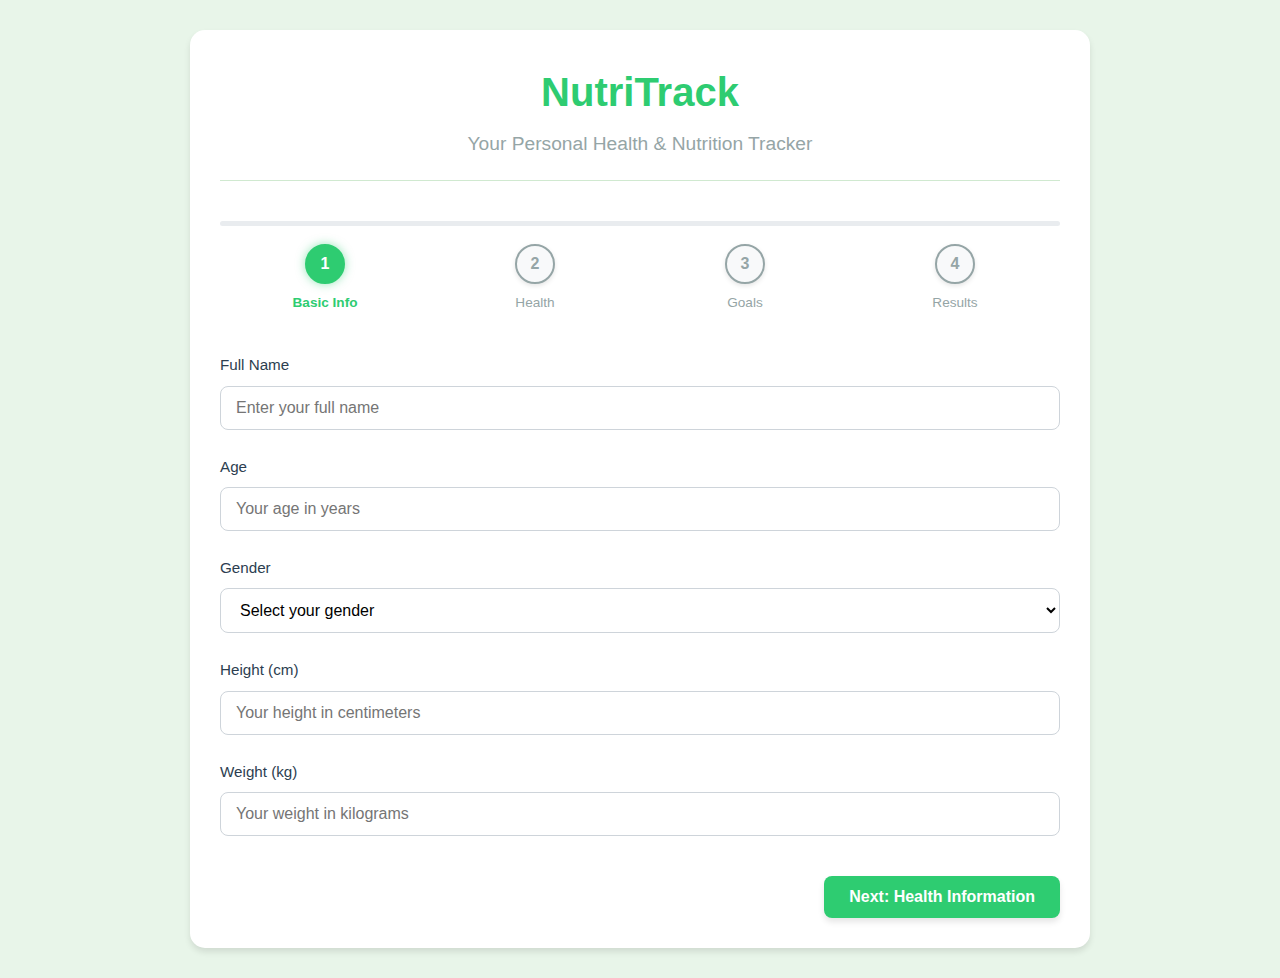
<file: src/user2.html>
<!DOCTYPE html>
<html lang="en">
<head>
    <meta charset="UTF-8">
    <meta name="viewport" content="width=device-width, initial-scale=1.0">
    <title>NutriTrack - Personal Health Assessment</title>
    <link rel="stylesheet" href="user2.css">

</head>
<body>
    <div class="container">
        <div class="header">
            <h1>NutriTrack</h1>
            <h2>Your Personal Health & Nutrition Tracker</h2>
        </div>
        
        <div class="progress-container" id="progressContainer">
            <div class="progress-bar">
                <div class="progress-bar-fill" id="progressBarFill"></div>
            </div>
            <div class="progress-steps">
                <div class="step active" data-step="1">
                    <div class="step-icon">1</div>
                    <div class="step-label">Basic Info</div>
                </div>
                <div class="step" data-step="2">
                    <div class="step-icon">2</div>
                    <div class="step-label">Health</div>
                </div>
                <div class="step" data-step="3">
                    <div class="step-icon">3</div>
                    <div class="step-label">Goals</div>
                </div>
                <div class="step" data-step="4">
                    <div class="step-icon">4</div>
                    <div class="step-label">Results</div>
                </div>
            </div>
        </div>
        
        <div class="step-content active" id="step1">
            <form id="userDataForm">
                <div class="form-group">
                    <label for="name">Full Name</label>
                    <input type="text" id="name" placeholder="Enter your full name" required>
                </div>
                
                <div class="form-group">
                    <label for="age">Age</label>
                    <input type="number" id="age" min="13" max="120" placeholder="Your age in years" required>
                </div>
                
                <div class="form-group">
                    <label for="gender">Gender</label>
                    <select id="gender" required>
                        <option value="" disabled selected>Select your gender</option>
                        <option value="male">Male</option>
                        <option value="female">Female</option>
                        <option value="other">Other</option>
                    </select>
                </div>
                
                <div class="form-group">
                    <label for="height">Height (cm)</label>
                    <input type="number" id="height" min="50" max="250" placeholder="Your height in centimeters" required>
                </div>
                
                <div class="form-group">
                    <label for="weight">Weight (kg)</label>
                    <input type="number" id="weight" min="20" max="500" placeholder="Your weight in kilograms" required>
                </div>
                
                <div class="button-group">
                    <div></div>
                    <button type="button" class="btn-primary" id="nextToStep2">Next: Health Information</button>
                </div>
            </form>
        </div>
        
        <div class="step-content" id="step2">
            <div class="health-conditions">
                <h3>Do you have any health conditions?</h3>
                <div class="checkbox-group">
                    <div class="checkbox-item">
                        <input type="checkbox" id="diabetes" name="health-condition" value="diabetes">
                        <label for="diabetes">Diabetes</label>
                    </div>
                    <div class="checkbox-item">
                        <input type="checkbox" id="hypertension" name="health-condition" value="hypertension">
                        <label for="hypertension">Hypertension</label>
                    </div>
                    <div class="checkbox-item">
                        <input type="checkbox" id="cholesterol" name="health-condition" value="cholesterol">
                        <label for="cholesterol">High Cholesterol</label>
                    </div>
                    <div class="checkbox-item">
                        <input type="checkbox" id="athlete" name="health-condition" value="athlete">
                        <label for="athlete">Athlete/Bodybuilder</label>
                    </div>
                    <div class="checkbox-item">
                        <input type="checkbox" id="pregnant" name="health-condition" value="pregnant">
                        <label for="pregnant">Pregnant</label>
                    </div>
                    <div class="checkbox-item">
                        <input type="checkbox" id="thyroid" name="health-condition" value="thyroid">
                        <label for="thyroid">Thyroid Issues</label>
                    </div>
                </div>
            </div>
            
            <div class="form-group">
                <label for="activityLevel">Activity Level</label>
                <select id="activityLevel" required>
                    <option value="" disabled selected>Select your activity level</option>
                    <option value="sedentary">Sedentary (little or no exercise)</option>
                    <option value="light">Lightly active (light exercise 1-3 days/week)</option>
                    <option value="moderate">Moderately active (moderate exercise 3-5 days/week)</option>
                    <option value="active">Active (hard exercise 6-7 days/week)</option>
                    <option value="very_active">Very active (very hard exercise & physical job)</option>
                </select>
            </div>
            
            <div class="button-group">
                <button type="button" class="btn-secondary" id="backToStep1">Previous</button>
                <button type="button" class="btn-primary" id="nextToStep3">Next: Goals</button>
            </div>
        </div>
        
        <div class="step-content" id="step3">
            <div class="form-group">
                <label for="goal">What is your primary goal?</label>
                <select id="goal" required>
                    <option value="" disabled selected>Select your primary goal</option>
                    <option value="lose">Lose Weight</option>
                    <option value="maintain">Maintain Weight</option>
                    <option value="gain">Gain Weight</option>
                    <option value="muscle">Build Muscle</option>
                    <option value="health">Improve Overall Health</option>
                </select>
            </div>
            
            <div class="form-group">
                <label for="dietPreference">Dietary Preference</label>
                <select id="dietPreference">
                    <option value="none">No Specific Preference</option>
                    <option value="vegetarian">Vegetarian</option>
                    <option value="vegan">Vegan</option>
                    <option value="keto">Keto</option>
                    <option value="High-Protein">High-Protein</option>
                    <option value="Meat-driven">Meat-driven</option>
                    <option value="low_carb">Low Carb</option>
                </select>
            </div>
            
            <div class="button-group">
                <button type="button" class="btn-secondary" id="backToStep2">Previous</button>
                <button type="button" class="btn-success" id="calculateBtn">Calculate Results</button>
            </div>
        </div>
        
        <div class="step-content" id="step4">
            <div class="results" id="results">
                <h2>Your Health Assessment Results</h2>
                
                <div class="result-card">
                    <div class="result-card-header">Basic Information</div>
                    <div class="result-card-body">
                        <table>
                            <tr>
                                <td>Name</td>
                                <td id="result-name"></td>
                            </tr>
                            <tr>
                                <td>Age</td>
                                <td id="result-age"></td>
                            </tr>
                            <tr>
                                <td>Gender</td>
                                <td id="result-gender"></td>
                            </tr>
                            <tr>
                                <td>Height</td>
                                <td id="result-height"></td>
                            </tr>
                            <tr>
                                <td>Weight</td>
                                <td id="result-weight"></td>
                            </tr>
                        </table>
                    </div>
                </div>
                
                <div class="result-card">
                    <div class="result-card-header">Body Mass Index (BMI)</div>
                    <div class="result-card-body">
                        <table>
                            <tr>
                                <td>Your BMI</td>
                                <td id="result-bmi"></td>
                            </tr>
                            <tr>
                                <td>BMI Category</td>
                                <td><span id="result-bmi-category" class="bmi-category"></span></td>
                            </tr>
                        </table>
                    </div>
                </div>
                
                <div class="result-card">
                    <div class="result-card-header">Daily Caloric Needs</div>
                    <div class="result-card-body">
                        <table>
                            <tr>
                                <td>Basal Metabolic Rate (BMR)</td>
                                <td id="result-bmr"></td>
                            </tr>
                            <tr>
                                <td>Maintenance Calories</td>
                                <td id="result-maintenance"></td>
                            </tr>
                            <tr>
                                <td>Recommended Daily Intake</td>
                                <td id="result-recommended"></td>
                            </tr>
                        </table>
                    </div>
                </div>
                
                <div class="recommendations" id="recommendations">
                    <h3>Personalized Recommendations</h3>
                    <div id="recommendation-text"></div>
                </div>
            </div>
            
            <div class="button-group">
                <button type="button" class="btn-secondary" id="backToStep3">Previous</button>
                <button type="button" class="btn-primary" id="startOverBtn">Start Over</button>
                <button type="submit" onclick="window.location.href='dash.html'">Done</button>
            </div>
        </div>
    </div>

      
    <script>
        document.addEventListener('DOMContentLoaded', function() {
            // DOM elements
            const progressContainer = document.getElementById('progressContainer');
            const progressBarFill = document.getElementById('progressBarFill');
            const steps = document.querySelectorAll('.step-content');
            const progressSteps = document.querySelectorAll('.step');
            
            // Set initial progress
            updateProgress(1);
            
            // Navigation buttons
            document.getElementById('nextToStep2').addEventListener('click', function() {
                if (validateStep1()) {
                    showStep(2);
                }
            });
            
            document.getElementById('backToStep1').addEventListener('click', function() {
                showStep(1);
            });
            
            document.getElementById('nextToStep3').addEventListener('click', function() {
                showStep(3);
            });
            
            document.getElementById('backToStep2').addEventListener('click', function() {
                showStep(2);
            });
            
            document.getElementById('backToStep3').addEventListener('click', function() {
                showStep(3);
            });
            
            document.getElementById('calculateBtn').addEventListener('click', function() {
                calculateResults();
                showStep(4);
            });
            
            document.getElementById('startOverBtn').addEventListener('click', function() {
                resetForm();
                showStep(1);
            });
            
            // Update progress bar and steps
            function updateProgress(stepNumber) {
                const percent = ((stepNumber - 1) / 3) * 100;
                progressBarFill.style.width = `${percent}%`;
                
                progressSteps.forEach(step => {
                    const stepNum = parseInt(step.getAttribute('data-step'));
                    
                    if (stepNum < stepNumber) {
                        step.classList.remove('active');
                        step.classList.add('completed');
                    } else if (stepNum === stepNumber) {
                        step.classList.add('active');
                        step.classList.remove('completed');
                    } else {
                        step.classList.remove('active');
                        step.classList.remove('completed');
                    }
                });
            }
            
            // Show specific step
            function showStep(stepNumber) {
                // Update progress indicator
                updateProgress(stepNumber);
                
                // Show the current step content
                steps.forEach(step => {
                    step.classList.remove('active');
                });
                document.getElementById(`step${stepNumber}`).classList.add('active');
                
                // Scroll to top
                window.scrollTo({ top: 0, behavior: 'smooth' });
            }
            
            // Validate Step 1 inputs
            function validateStep1() {
                const name = document.getElementById('name').value;
                const age = document.getElementById('age').value;
                const gender = document.getElementById('gender').value;
                const height = document.getElementById('height').value;
                const weight = document.getElementById('weight').value;
                
                if (!name || !age || !gender || !height || !weight) {
                    alert('Please fill in all required fields.');
                    return false;
                }
                
                return true;
            }
            
            // Reset the form
            function resetForm() {
                document.getElementById('userDataForm').reset();
                document.querySelectorAll('input[type="checkbox"]').forEach(checkbox => {
                    checkbox.checked = false;
                });
                document.getElementById('activityLevel').value = '';
                document.getElementById('goal').value = '';
                document.getElementById('dietPreference').value = 'none';
            }
            
            // Calculate BMI and other health metrics
            function calculateResults() {
                // Get form values
                const name = document.getElementById('name').value;
                const age = parseInt(document.getElementById('age').value);
                const gender = document.getElementById('gender').value;
                const height = parseFloat(document.getElementById('height').value);
                const weight = parseFloat(document.getElementById('weight').value);
                const activityLevel = document.getElementById('activityLevel').value;
                const goal = document.getElementById('goal').value;
                const dietPreference = document.getElementById('dietPreference').value;
                
                // Get health conditions
                const healthConditions = [];
                document.querySelectorAll('input[name="health-condition"]:checked').forEach(checkbox => {
                    healthConditions.push(checkbox.value);
                });
                
                // Calculate BMI
                const heightInMeters = height / 100;
                const bmi = weight / (heightInMeters * heightInMeters);
                
                // Determine BMI category
                let bmiCategory, bmiCategoryClass;
                if (bmi < 18.5) {
                    bmiCategory = "Underweight";
                    bmiCategoryClass = "underweight";
                } else if (bmi >= 18.5 && bmi < 25) {
                    bmiCategory = "Normal weight";
                    bmiCategoryClass = "normal";
                } else if (bmi >= 25 && bmi < 30) {
                    bmiCategory = "Overweight";
                    bmiCategoryClass = "overweight";
                } else {
                    bmiCategory = "Obese";
                    bmiCategoryClass = "obese";
                }
                
                // Calculate BMR (Basal Metabolic Rate) using Mifflin-St Jeor Equation
                let bmr;
                if (gender === 'male') {
                    bmr = (10 * weight) + (6.25 * height) - (5 * age) + 5;
                } else {
                    bmr = (10 * weight) + (6.25 * height) - (5 * age) - 161;
                }
                
                // Calculate maintenance calories based on activity level
                let maintenanceCalories;
                switch(activityLevel) {
                    case 'sedentary':
                        maintenanceCalories = bmr * 1.2;
                        break;
                    case 'light':
                        maintenanceCalories = bmr * 1.375;
                        break;
                    case 'moderate':
                        maintenanceCalories = bmr * 1.55;
                        break;
                    case 'active':
                        maintenanceCalories = bmr * 1.725;
                        break;
                    case 'very_active':
                        maintenanceCalories = bmr * 1.9;
                        break;
                    default:
                        maintenanceCalories = bmr * 1.2;
                }
                
                // Calculate recommended daily calories based on goal
                let recommendedCalories, goalDescription;
                switch(goal) {
                    case 'lose':
                        recommendedCalories = maintenanceCalories - 500;
                        goalDescription = "Weight Loss";
                        break;
                    case 'gain':
                        recommendedCalories = maintenanceCalories + 500;
                        goalDescription = "Weight Gain";
                        break;
                    case 'muscle':
                        recommendedCalories = maintenanceCalories + 300;
                        goalDescription = "Muscle Building";
                        break;
                    default:
                        recommendedCalories = maintenanceCalories;
                        goalDescription = "Weight Maintenance";
                }
                
                // Display results
                document.getElementById('result-name').textContent = name;
                document.getElementById('result-age').textContent = age;
                document.getElementById('result-gender').textContent = gender.charAt(0).toUpperCase() + gender.slice(1);
                document.getElementById('result-height').textContent = height + " cm";
                document.getElementById('result-weight').textContent = weight + " kg";
                document.getElementById('result-bmi').textContent = bmi.toFixed(1);
                
                const bmiCategoryElement = document.getElementById('result-bmi-category');
                bmiCategoryElement.textContent = bmiCategory;
                bmiCategoryElement.className = `bmi-category ${bmiCategoryClass}`;
                
                document.getElementById('result-bmr').textContent = Math.round(bmr) + " calories/day";
                document.getElementById('result-maintenance').textContent = Math.round(maintenanceCalories) + " calories/day";
                document.getElementById('result-recommended').textContent = Math.round(recommendedCalories) + " calories/day for " + goalDescription;
                
                // Generate personalized recommendations
                generateRecommendations(bmi, bmiCategory, healthConditions, goal, dietPreference);
                
                // Show results
                document.getElementById('results').style.display = 'block';
            }
            
            // Generate personalized recommendations
            function generateRecommendations(bmi, bmiCategory, healthConditions, goal, dietPreference) {
                let recommendations = "";

// General BMI advice
if (bmiCategory === "Underweight") {
    recommendations += "<p>You are underweight. It's important to gain weight healthily through a balanced diet rich in calories and nutrients.</p>";
} else if (bmiCategory === "Overweight" || bmiCategory === "Obese") {
    recommendations += "<p>You are " + bmiCategory.toLowerCase() + ". Focus on reducing weight through consistent activity and a calorie-controlled diet.</p>";
} else {
    recommendations += "<p>Your BMI is in the normal range. Maintain your current habits for continued good health.</p>";
}

// Goal-specific tips
switch (goal) {
    case 'lose':
        recommendations += "<p><strong>Tip:</strong> Aim for a calorie deficit of 500–750 calories/day for sustainable weight loss.</p>";
        break;
    case 'gain':
        recommendations += "<p><strong>Tip:</strong> Include more calorie-dense, nutrient-rich foods in your diet.</p>";
        break;
    case 'muscle':
        recommendations += "<p><strong>Tip:</strong> Combine strength training with increased protein intake and moderate calorie surplus.</p>";
        break;
    case 'health':
        recommendations += "<p><strong>Tip:</strong> Focus on a diverse and balanced diet rich in fiber, antioxidants, and healthy fats.</p>";
        break;
    default:
        recommendations += "<p>Maintain your current eating and activity habits to stay healthy.</p>";
}

// Dietary preference-based tips
if (dietPreference !== "none") {
    recommendations += `<p><strong>Diet Type:</strong> You have selected a <em>${dietPreference.replace("_", " ")}</em> dietary plan. Ensure it's nutritionally adequate.</p>`;
}

// Health condition-based recommendations
if (healthConditions.length > 0) {
    recommendations += "<ul><strong>Additional considerations based on your health conditions:</strong>";
    if (healthConditions.includes("diabetes")) {
        recommendations += "<li>Manage carbohydrate intake and monitor blood sugar levels regularly.</li>";
    }
    if (healthConditions.includes("hypertension")) {
        recommendations += "<li>Limit salt and processed foods; include potassium-rich fruits and vegetables.</li>";
    }
    if (healthConditions.includes("cholesterol")) {
        recommendations += "<li>Focus on fiber-rich foods and reduce saturated fats.</li>";
    }
    if (healthConditions.includes("thyroid")) {
        recommendations += "<li>Ensure consistent iodine intake; follow medical guidance for thyroid medication.</li>";
    }
    if (healthConditions.includes("athlete")) {
        recommendations += "<li>Maintain high protein and complex carb intake for energy and recovery.</li>";
    }
    if (healthConditions.includes("pregnant")) {
        recommendations += "<li>Consume a variety of nutrients and prenatal vitamins as recommended by your doctor.</li>";
    }
    recommendations += "</ul>";
}

recommendations += "<em>Always consult with a healthcare provider or registered dietitian before making major lifestyle changes.</em>";

document.getElementById("recommendation-text").innerHTML = recommendations;
}
});
</script>
</body>
</html>
</file>
<file: src/user2.css>
:root {
            --primary: #2ecc71;
            --primary-dark: #27ae60;
            --secondary: #52be80;
            --accent: #16a085;
            --success: #27ae60;
            --warning: #f39c12;
            --danger: #e74c3c;
            --light: #f8f9fa;
            --dark: #2c3e50;
            --gray: #95a5a6;
            --white: #ffffff;
            --shadow: 0 4px 6px rgba(0, 0, 0, 0.1);
            --transition: all 0.3s ease;
        }
        
        * {
            margin: 0;
            padding: 0;
            box-sizing: border-box;
        }
        
        body {
            font-family: 'Poppins', 'Segoe UI', sans-serif;
            line-height: 1.6;
            background-color: #e8f5e9;
            color: var(--dark);
            padding: 0;
            margin: 0;
        }
        
        
        .container {
            max-width: 900px;
            margin: 30px auto;
            background: var(--white);
            padding: 30px;
            border-radius: 15px;
            box-shadow: var(--shadow);
            position: relative;
        }
        
        .header {
            text-align: center;
            margin-bottom: 30px;
            padding-bottom: 20px;
            border-bottom: 1px solid #d0e9d0;
        }
        
        .header h1 {
            color: var(--primary);
            font-size: 2.5rem;
            margin-bottom: 0;
            font-weight: 700;
        }
        
        .header h2 {
            color: var(--gray);
            font-size: 1.2rem;
            font-weight: 400;
            margin-top: 5px;
        }
        
        /* Progress Bar */
        .progress-container {
            margin: 40px 0;
            position: relative;
        }
        
        .progress-bar {
            position: relative;
            height: 5px;
            background-color: #e9ecef;
            border-radius: 10px;
            margin: 0 auto;
            margin-bottom: 40px;
            overflow: hidden;
        }
        
        .progress-bar-fill {
            height: 100%;
            background: linear-gradient(to right, var(--primary), var(--secondary));
            width: 0%;
            transition: width 0.5s ease;
            border-radius: 10px;
        }
        
        .progress-steps {
            display: flex;
            justify-content: space-between;
            position: relative;
            margin-top: -22px;
        }
        
        .step {
            text-align: center;
            position: relative;
            width: 25%;
        }
        
        .step-icon {
            width: 40px;
            height: 40px;
            border-radius: 50%;
            background-color: var(--light);
            border: 2px solid var(--gray);
            color: var(--gray);
            display: flex;
            align-items: center;
            justify-content: center;
            margin: 0 auto;
            position: relative;
            z-index: 2;
            font-weight: bold;
            transition: var(--transition);
            box-shadow: 0 2px 5px rgba(0,0,0,0.1);
        }
        
        .step.active .step-icon {
            background-color: var(--primary);
            border-color: var(--primary);
            color: var(--white);
            box-shadow: 0 0 10px rgba(46, 204, 113, 0.5);
        }
        
        .step.completed .step-icon {
            background-color: var(--success);
            border-color: var(--success);
            color: var(--white);
        }
        
        .step-label {
            font-size: 0.85rem;
            color: var(--gray);
            margin-top: 8px;
            font-weight: 500;
            transition: var(--transition);
        }
        
        .step.active .step-label {
            color: var(--primary);
            font-weight: 600;
        }
        
        .step.completed .step-label {
            color: var(--success);
        }
        
        /* Form Styling */
        .form-group {
            margin-bottom: 25px;
        }
        
        label {
            display: block;
            margin-bottom: 8px;
            font-weight: 500;
            color: var(--dark);
            font-size: 0.95rem;
        }
        
        input, select {
            width: 100%;
            padding: 12px 15px;
            border: 1px solid #ced4da;
            border-radius: 8px;
            font-size: 1rem;
            transition: var(--transition);
            background-color: var(--white);
        }
        
        input:focus, select:focus {
            outline: none;
            border-color: var(--primary);
            box-shadow: 0 0 0 3px rgba(46, 204, 113, 0.15);
        }
        
        .health-conditions {
            margin: 30px 0;
            background-color: #f1f9f1;
            padding: 20px;
            border-radius: 10px;
            border: 1px solid #d0e9d0;
        }
        
        .health-conditions h3 {
            color: var(--primary-dark);
            margin-bottom: 15px;
            font-size: 1.1rem;
        }
        
        .checkbox-group {
            display: grid;
            grid-template-columns: repeat(auto-fill, minmax(180px, 1fr));
            gap: 15px;
            margin-top: 15px;
        }
        
        .checkbox-item {
            display: flex;
            align-items: center;
            cursor: pointer;
        }
        
        .checkbox-item input {
            width: 18px;
            height: 18px;
            margin-right: 10px;
            cursor: pointer;
        }
        
        .checkbox-item label {
            margin-bottom: 0;
            cursor: pointer;
        }
        
        /* Buttons */
        .button-group {
            display: flex;
            justify-content: space-between;
            margin-top: 40px;
        }
        
        button {
            padding: 12px 25px;
            border-radius: 8px;
            border: none;
            font-size: 1rem;
            font-weight: 600;
            cursor: pointer;
            transition: var(--transition);
            box-shadow: var(--shadow);
        }
        
        .btn-primary {
            background-color: var(--primary);
            color: var(--white);
        }
        
        .btn-primary:hover {
            background-color: var(--primary-dark);
            transform: translateY(-2px);
            box-shadow: 0 6px 12px rgba(39, 174, 96, 0.15);
        }
        
        .btn-secondary {
            background-color: var(--light);
            color: var(--dark);
        }
        
        .btn-secondary:hover {
            background-color: #e2e6ea;
            transform: translateY(-2px);
        }
        
        .btn-success {
            background-color: var(--success);
            color: var(--white);
        }
        
        .btn-success:hover {
            background-color: #219a52;
            transform: translateY(-2px);
            box-shadow: 0 6px 12px rgba(39, 174, 96, 0.15);
        }
        
        /* Results Styling */
        .results {
            display: none;
        }
        
        .results h2 {
            color: var(--primary);
            text-align: center;
            margin-bottom: 30px;
            font-size: 1.8rem;
        }
        
        .result-card {
            background-color: var(--white);
            border-radius: 10px;
            box-shadow: var(--shadow);
            overflow: hidden;
            margin-bottom: 25px;
            border: 1px solid #d0e9d0;
        }
        
        .result-card-header {
            background-color: var(--primary);
            color: var(--white);
            padding: 15px 20px;
            font-weight: 600;
            font-size: 1.1rem;
        }
        
        .result-card-body {
            padding: 0;
        }
        
        table {
            width: 100%;
            border-collapse: collapse;
        }
        
        th {
            background-color: rgba(46, 204, 113, 0.05);
            text-align: left;
            font-weight: 600;
            color: var(--dark);
            padding: 12px 20px;
        }
        
        td {
            padding: 12px 20px;
            border-bottom: 1px solid #e2e8f0;
        }
        
        tr:last-child td {
            border-bottom: none;
        }
        
        tr:nth-child(even) {
            background-color: rgba(241, 249, 241, 0.5);
        }
        
        .bmi-category {
            font-weight: 600;
            padding: 5px 10px;
            border-radius: 15px;
            display: inline-block;
        }
        
        .underweight {
            background-color: rgba(243, 156, 18, 0.2);
            color: #b77e00;
        }
        
        .normal {
            background-color: rgba(46, 204, 113, 0.2);
            color: #27ae60;
        }
        
        .overweight {
            background-color: rgba(243, 156, 18, 0.2);
            color: #b77e00;
        }
        
        .obese {
            background-color: rgba(231, 76, 60, 0.2);
            color: #c0392b;
        }
        
        .recommendations {
            background-color: #f1f9f1;
            padding: 25px;
            border-radius: 10px;
            margin-top: 30px;
            border: 1px solid #d0e9d0;
        }
        
        .recommendations h3 {
            color: var(--primary-dark);
            margin-bottom: 20px;
            font-size: 1.3rem;
            text-align: center;
        }
        
        .recommendations p {
            margin-bottom: 15px;
        }
        
        .recommendations strong {
            color: var(--primary-dark);
        }
        
        .recommendations ul {
            padding-left: 20px;
            margin-bottom: 15px;
        }
        
        .recommendations li {
            margin-bottom: 8px;
        }
        
        .recommendations em {
            color: var(--gray);
            font-size: 0.9rem;
            display: block;
            margin-top: 15px;
            text-align: center;
        }
        
        .step-content {
            display: none;
            animation: fadeIn 0.5s ease;
        }
        
        .step-content.active {
            display: block;
        }
        
        @keyframes fadeIn {
            from { opacity: 0; transform: translateY(10px); }
            to { opacity: 1; transform: translateY(0); }
        }
        
        /* Responsive adjustments */
        @media (max-width: 768px) {
            .container {
                padding: 20px;
                margin: 15px;
                border-radius: 10px;
            }
            
            .checkbox-group {
                grid-template-columns: 1fr;
            }
            
            .progress-steps {
                flex-wrap: wrap;
            }
            
            .step {
                width: 50%;
                margin-bottom: 20px;
            }
            
            .button-group {
                flex-direction: column-reverse;
                gap: 15px;
            }
            
            button {
                width: 100%;
            }
        }
</file>
